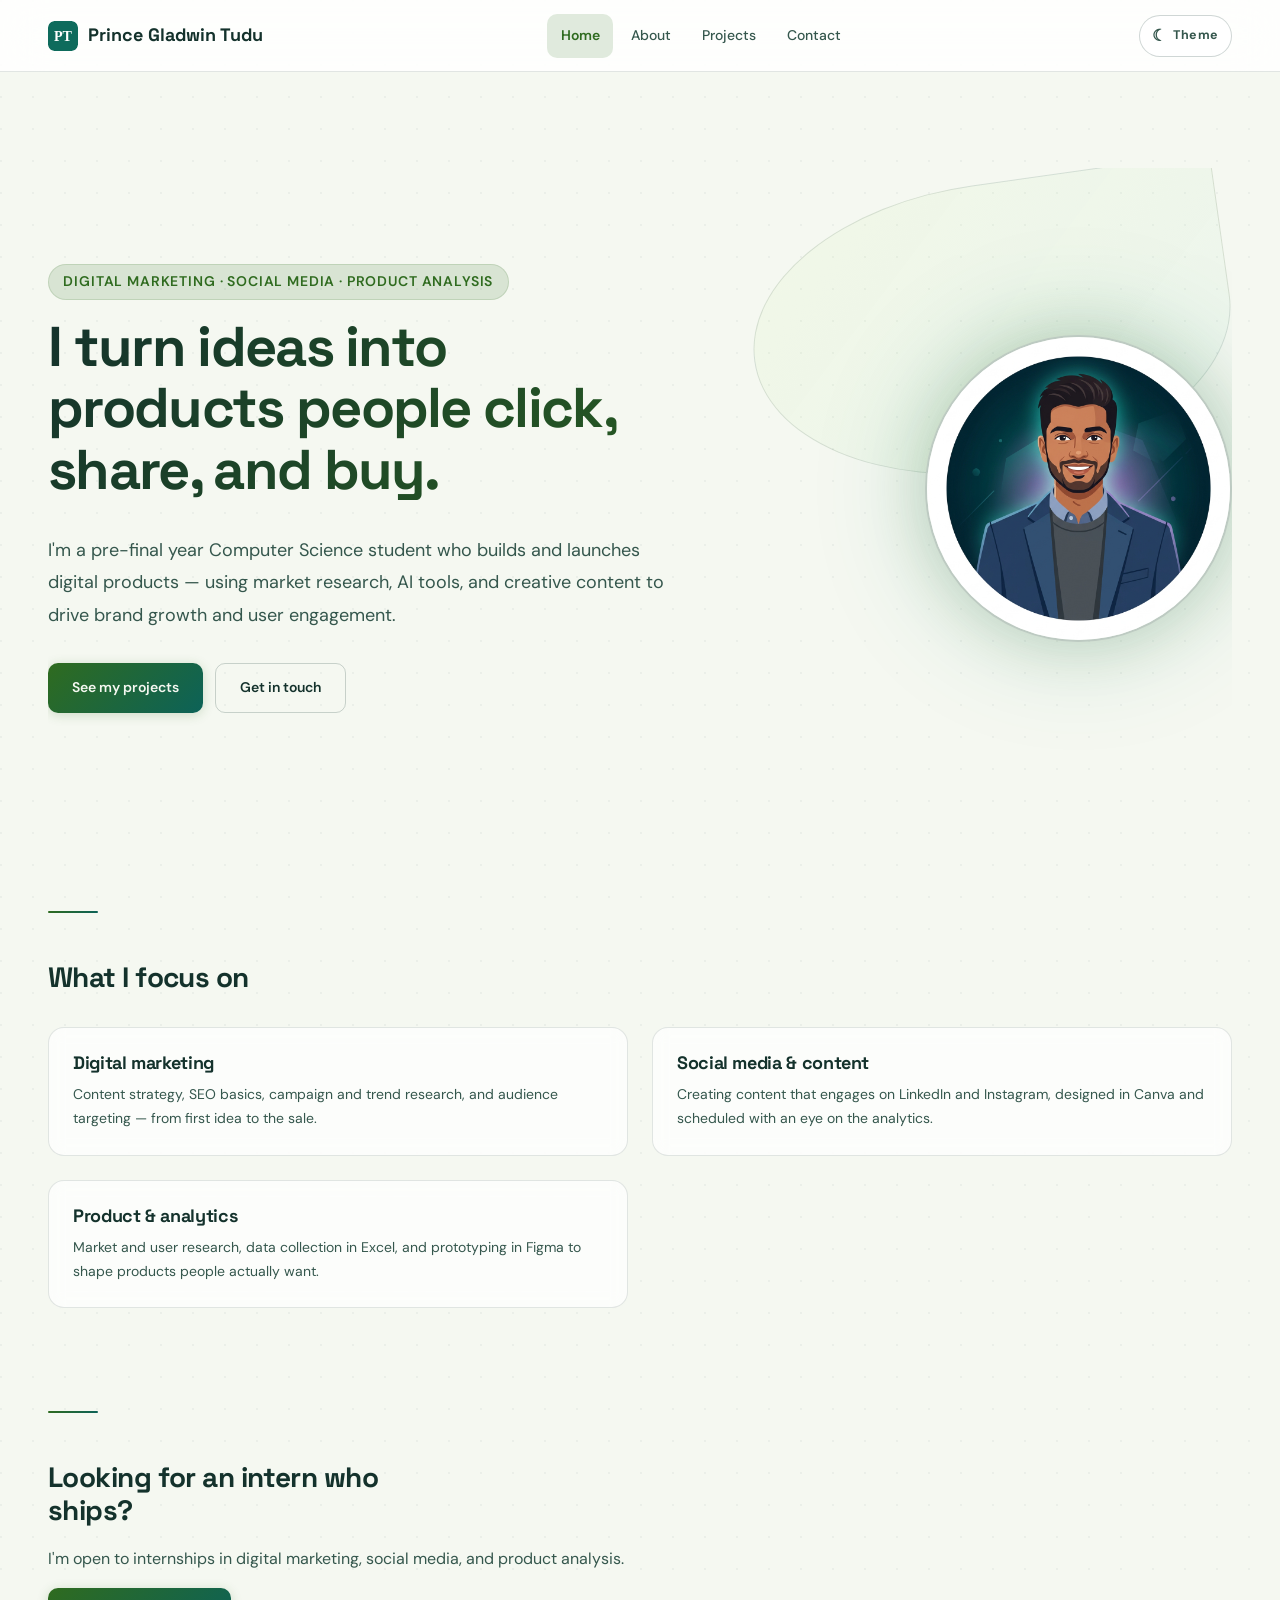
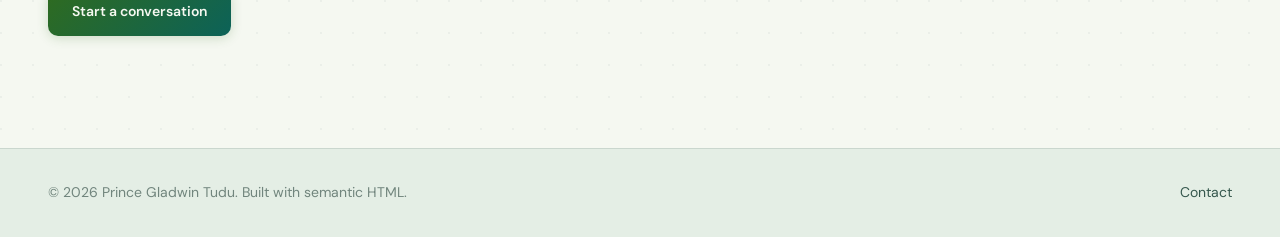
<file: index.html>
<!DOCTYPE html>
<!--
  ============================================================================
  HOME PAGE  (index.html)
  ============================================================================
  Read the <head> carefully — almost every Lighthouse SEO point is won or lost
  here. Comments marked  ✎ SEO  or  ✎ a11y  explain WHY each line exists.
  The `lang` attribute below tells assistive tech + search engines the page
  language. Missing it costs BOTH audits.  ✎ a11y ✎ SEO
-->
<html lang="en">
<head>
  <!-- Character encoding must be the first thing in <head>. -->
  <meta charset="UTF-8" />

  <!-- Responsive viewport. NOTE: we do NOT add user-scalable=no or
       maximum-scale=1 — disabling zoom fails the accessibility audit. ✎ a11y -->
  <meta name="viewport" content="width=device-width, initial-scale=1" />

  <!-- TITLE: unique per page, ~50-60 chars, most important words first. ✎ SEO -->
  <title>Prince Gladwin Tudu — Digital Marketing &amp; Product</title>

  <!-- META DESCRIPTION: ~150 chars, unique per page. Shows in search results. ✎ SEO -->
  <meta name="description"
        content="Portfolio of Prince Gladwin Tudu — a Computer Science student working in digital marketing, social media, and product analysis with AI tools." />

  <!-- Canonical URL prevents duplicate-content penalties. Swap in your domain. ✎ SEO -->
  <link rel="canonical" href="https://princetudu.example/index.html" />

  <!-- Open Graph — controls how the page looks when shared on social media. ✎ SEO -->
  <meta property="og:type" content="website" />
  <meta property="og:title" content="Prince Gladwin Tudu — Digital Marketing &amp; Product" />
  <meta property="og:description" content="Digital marketing, social media, and product work powered by AI tools. See projects and contact details." />
  <meta property="og:image" content="https://princetudu.example/assets/og-cover.svg" />
  <meta property="og:url" content="https://princetudu.example/index.html" />
  <meta name="twitter:card" content="summary_large_image" />

  <!-- Colour of the browser UI on mobile; harmless but a nice touch. -->
  <meta name="theme-color" content="#0a0a10" />

  <!-- Favicon (SVG scales to any size). -->
  <link rel="icon" href="assets/favicon.svg" type="image/svg+xml" />

  <!-- Display and body fonts keep the portfolio expressive and readable. -->
  <link rel="preconnect" href="https://fonts.googleapis.com" />
  <link rel="preconnect" href="https://fonts.gstatic.com" crossorigin />
  <link href="https://fonts.googleapis.com/css2?family=DM+Sans:wght@400;500;600;700&family=Space+Grotesk:wght@500;600;700&display=swap" rel="stylesheet" />

  <script>document.documentElement.dataset.theme = localStorage.getItem('portfolio-theme') || (window.matchMedia('(prefers-color-scheme: light)').matches ? 'light' : 'dark');</script>
  <link rel="stylesheet" href="css/styles.css?v=3" />
</head>

<body>
  <!-- SKIP LINK: first tab stop; lets keyboard/screen-reader users jump
       straight to <main>, past the repeated nav.  ✎ a11y -->
  <a class="skip-link" href="#main">Skip to main content</a>

  <!-- =========================================================================
       HEADER + PRIMARY NAV
       <header> is a landmark. <nav> is a landmark too; we give it an
       aria-label so screen-reader users hear "Primary navigation".  ✎ a11y
       ========================================================================= -->
  <header class="site-header">
    <div class="container">
      <a class="brand" href="index.html">
        <!-- Decorative logo: empty alt so screen readers skip it (the text
             "Prince Gladwin Tudu" beside it already names the link).  ✎ a11y -->
        <img src="assets/logo.svg" alt="" width="32" height="32" />
        Prince Gladwin Tudu
      </a>

      <!-- Hamburger toggle for mobile  ✎ a11y -->
      <button class="nav-toggle" aria-expanded="false" aria-controls="primary-menu" aria-label="Toggle navigation">
        <span class="nav-toggle__bar"></span>
        <span class="nav-toggle__bar"></span>
        <span class="nav-toggle__bar"></span>
      </button>

      <button class="theme-toggle" type="button" aria-label="Switch to light theme">
        <span class="theme-toggle__icon" aria-hidden="true">☼</span>
        <span class="theme-toggle__label">Theme</span>
      </button>

      <nav class="primary-nav" aria-label="Primary">
        <ul id="primary-menu">
          <!-- aria-current="page" tells assistive tech which link is the
               current page. Styled with more than colour alone.  ✎ a11y -->
          <li><a href="index.html" aria-current="page">Home</a></li>
          <li><a href="about.html">About</a></li>
          <li><a href="projects.html">Projects</a></li>
          <li><a href="contact.html">Contact</a></li>
        </ul>
      </nav>
    </div>
  </header>

  <!-- =========================================================================
       MAIN — exactly ONE per page, and it is the skip-link target.
       Every page must have exactly one <h1>.  ✎ a11y ✎ SEO
       ========================================================================= -->
  <main id="main" class="container">

    <!-- HERO ------------------------------------------------------------- -->
    <section class="hero" aria-labelledby="hero-title">
      <div class="hero__text" data-reveal>
        <p class="hero__eyebrow">Digital marketing · Social media · Product analysis</p>
        <h1 id="hero-title">I turn ideas into products people click, share, and buy.</h1>
        <p class="lead">
          I'm a pre-final year Computer Science student who builds and launches
          digital products — using market research, AI tools, and creative
          content to drive brand growth and user engagement.
        </p>
        <div class="hero__actions">
          <!-- Link text describes the destination (never "click here"). ✎ SEO ✎ a11y -->
          <a class="button" href="projects.html">See my projects</a>
          <a class="button button--ghost" href="contact.html">Get in touch</a>
        </div>
      </div>

      <!-- Meaningful image gets descriptive alt text.  ✎ a11y -->
      <figure class="hero__figure" data-reveal>
        <img src="assets/avatar.jpg"
             alt="Illustrated portrait of Prince Gladwin Tudu"
             width="240" height="240" />
      </figure>
    </section>

    <!-- WHAT I DO -------------------------------------------------------- -->
    <section class="section" aria-labelledby="focus-title" data-reveal>
      <h2 id="focus-title">What I focus on</h2>
      <ul class="grid">
        <li class="card" data-reveal data-reveal-delay="1">
          <div class="card__body">
            <h3>Digital marketing</h3>
            <p>Content strategy, SEO basics, campaign and trend research, and audience targeting — from first idea to the sale.</p>
          </div>
        </li>
        <li class="card" data-reveal data-reveal-delay="2">
          <div class="card__body">
            <h3>Social media &amp; content</h3>
            <p>Creating content that engages on LinkedIn and Instagram, designed in Canva and scheduled with an eye on the analytics.</p>
          </div>
        </li>
        <li class="card" data-reveal data-reveal-delay="3">
          <div class="card__body">
            <h3>Product &amp; analytics</h3>
            <p>Market and user research, data collection in Excel, and prototyping in Figma to shape products people actually want.</p>
          </div>
        </li>
      </ul>
    </section>

    <!-- CALL TO ACTION --------------------------------------------------- -->
    <section class="section" aria-labelledby="cta-title" data-reveal>
      <h2 id="cta-title">Looking for an intern who ships?</h2>
      <p>I'm open to internships in digital marketing, social media, and product analysis.</p>
      <p><a class="button" href="contact.html">Start a conversation</a></p>
    </section>

  </main>

  <!-- =========================================================================
       FOOTER — landmark for supplementary info + secondary nav.
       ========================================================================= -->
  <footer class="site-footer">
    <div class="container">
      <p>&copy; 2026 Prince Gladwin Tudu. Built with semantic HTML.</p>
      <nav aria-label="Footer">
        <a href="contact.html">Contact</a>
      </nav>
    </div>
  </footer>

  <script src="js/main.js" defer></script>
</body>
</html>
</file>
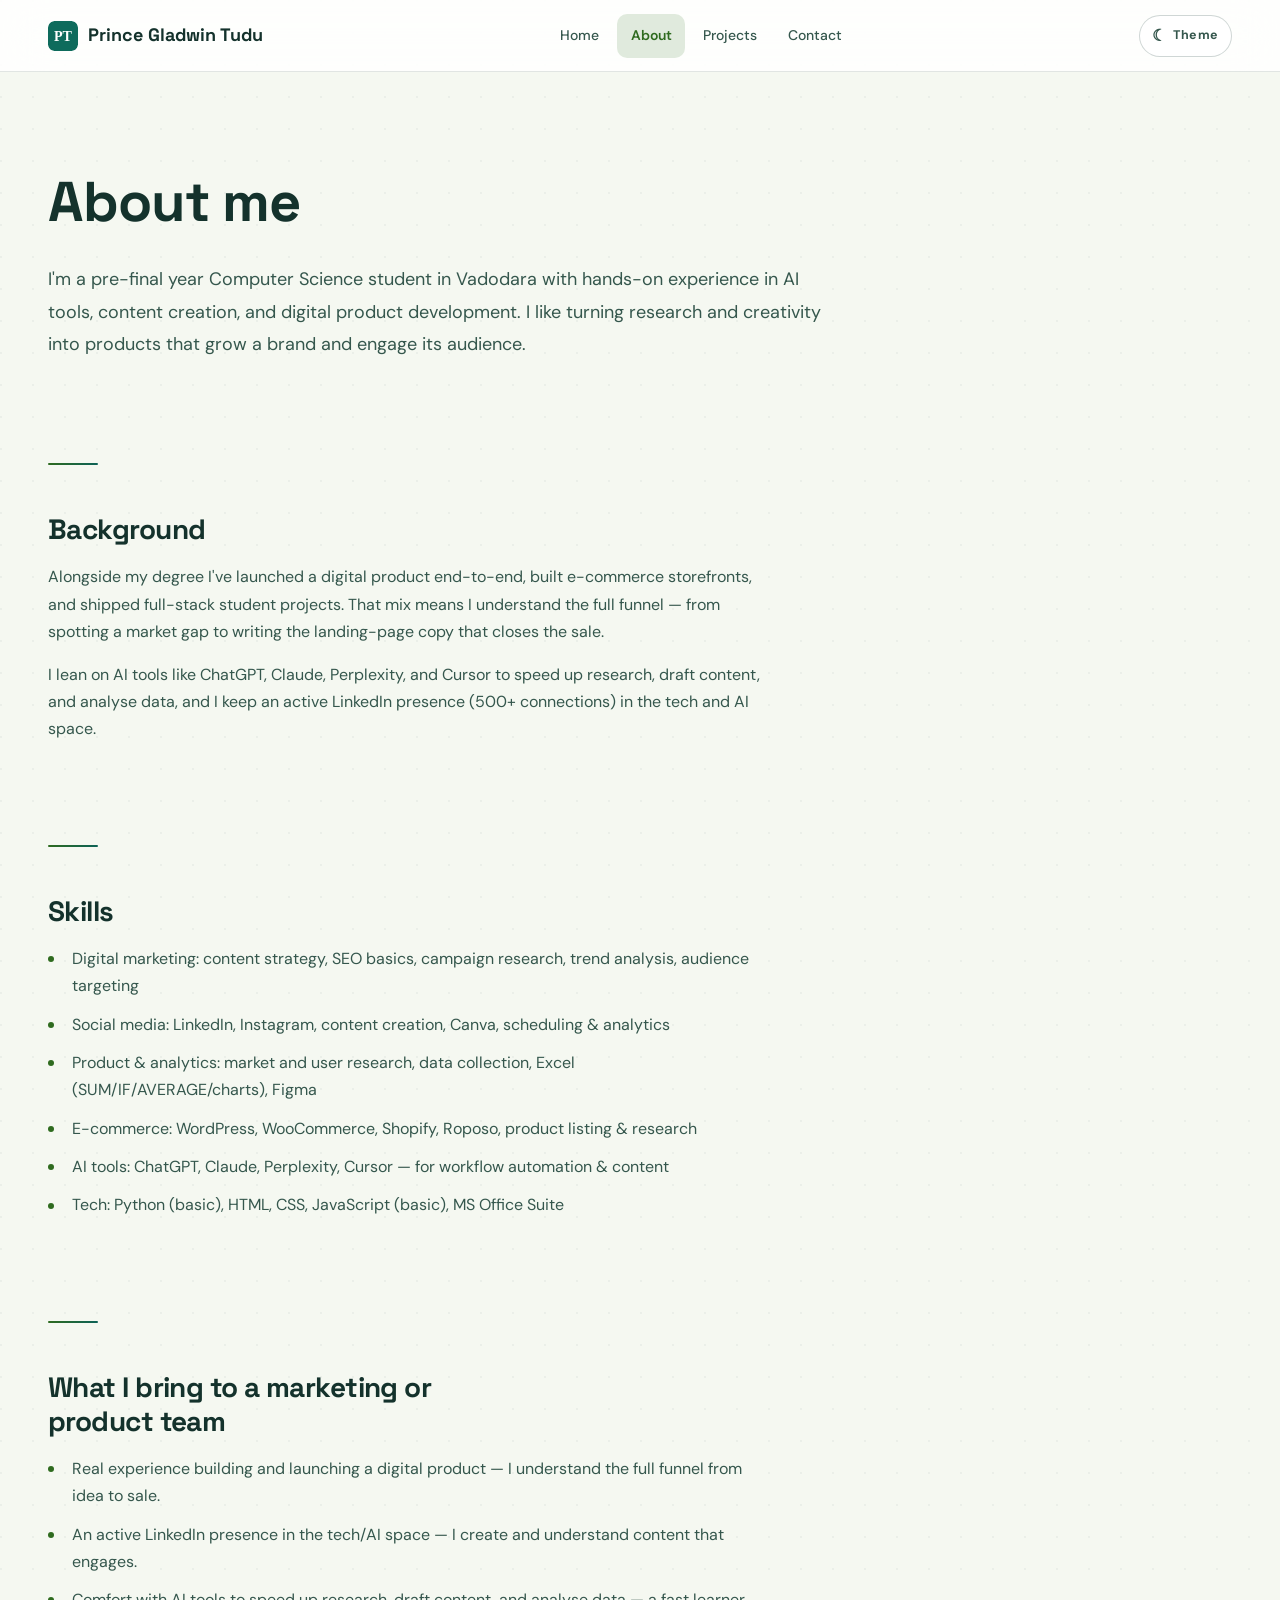
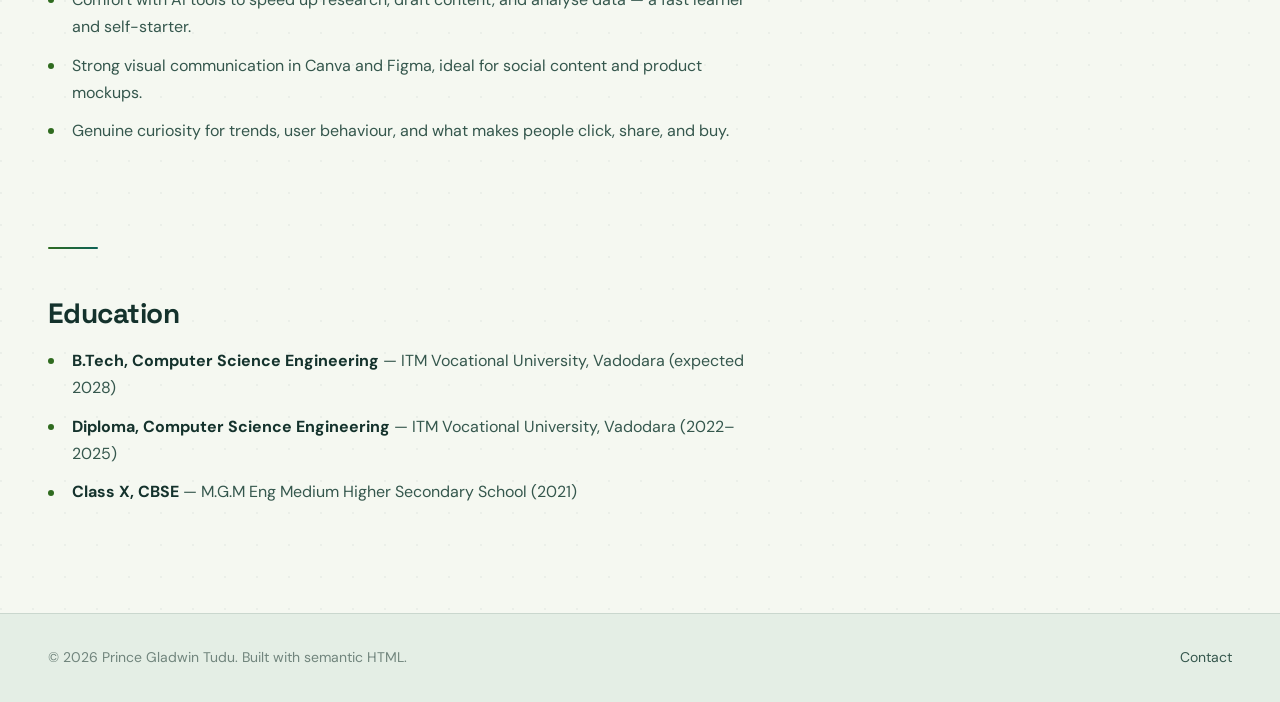
<file: about.html>
<!DOCTYPE html>
<!--
  ============================================================================
  ABOUT PAGE  (about.html)
  ============================================================================
  Notice: unique <title> and <meta description>, and the nav's
  aria-current="page" moves to the "About" link. Everything else follows the
  same landmark pattern as index.html.
-->
<html lang="en">
<head>
  <meta charset="UTF-8" />
  <meta name="viewport" content="width=device-width, initial-scale=1" />

  <title>About Prince Gladwin Tudu — Skills &amp; Education</title>
  <meta name="description"
        content="About Prince Gladwin Tudu: a Computer Science student focused on digital marketing, social media, and product analysis. See skills, tools, and education." />
  <link rel="canonical" href="https://princetudu.example/about.html" />

  <meta property="og:type" content="profile" />
  <meta property="og:title" content="About Prince Gladwin Tudu" />
  <meta property="og:description" content="Skills, tools, and education of a digital-marketing and product-focused CS student." />
  <meta property="og:image" content="https://princetudu.example/assets/og-cover.svg" />
  <meta property="og:url" content="https://princetudu.example/about.html" />
  <meta name="twitter:card" content="summary_large_image" />

  <meta name="theme-color" content="#0a0a10" />
  <link rel="icon" href="assets/favicon.svg" type="image/svg+xml" />

  <!-- Google Fonts -->
  <link rel="preconnect" href="https://fonts.googleapis.com" />
  <link rel="preconnect" href="https://fonts.gstatic.com" crossorigin />
  <link href="https://fonts.googleapis.com/css2?family=DM+Sans:wght@400;500;600;700&family=Space+Grotesk:wght@500;600;700&display=swap" rel="stylesheet" />

  <script>document.documentElement.dataset.theme = localStorage.getItem('portfolio-theme') || (window.matchMedia('(prefers-color-scheme: light)').matches ? 'light' : 'dark');</script>
  <link rel="stylesheet" href="css/styles.css?v=3" />
</head>

<body>
  <a class="skip-link" href="#main">Skip to main content</a>

  <header class="site-header">
    <div class="container">
      <a class="brand" href="index.html">
        <img src="assets/logo.svg" alt="" width="32" height="32" />
        Prince Gladwin Tudu
      </a>

      <button class="nav-toggle" aria-expanded="false" aria-controls="primary-menu" aria-label="Toggle navigation">
        <span class="nav-toggle__bar"></span>
        <span class="nav-toggle__bar"></span>
        <span class="nav-toggle__bar"></span>
      </button>

      <button class="theme-toggle" type="button" aria-label="Switch to light theme">
        <span class="theme-toggle__icon" aria-hidden="true">☼</span>
        <span class="theme-toggle__label">Theme</span>
      </button>

      <nav class="primary-nav" aria-label="Primary">
        <ul id="primary-menu">
          <li><a href="index.html">Home</a></li>
          <li><a href="about.html" aria-current="page">About</a></li>
          <li><a href="projects.html">Projects</a></li>
          <li><a href="contact.html">Contact</a></li>
        </ul>
      </nav>
    </div>
  </header>

  <main id="main" class="container">
    <div data-reveal>
      <h1>About me</h1>
      <p class="lead">
        I'm a pre-final year Computer Science student in Vadodara with hands-on
        experience in AI tools, content creation, and digital product
        development. I like turning research and creativity into products that
        grow a brand and engage its audience.
      </p>
    </div>

    <!-- BIOGRAPHY -------------------------------------------------------- -->
    <section class="section prose" aria-labelledby="bio-title" data-reveal>
      <h2 id="bio-title">Background</h2>
      <p>
        Alongside my degree I've launched a digital product end-to-end, built
        e-commerce storefronts, and shipped full-stack student projects. That
        mix means I understand the full funnel — from spotting a market gap to
        writing the landing-page copy that closes the sale.
      </p>
      <p>
        I lean on AI tools like ChatGPT, Claude, Perplexity, and Cursor to speed
        up research, draft content, and analyse data, and I keep an active
        LinkedIn presence (500+ connections) in the tech and AI space.
      </p>
    </section>

    <!-- SKILLS: a real list, marked up as a list.  ✎ a11y -->
    <section class="section prose" aria-labelledby="skills-title" data-reveal>
      <h2 id="skills-title">Skills</h2>
      <ul>
        <li>Digital marketing: content strategy, SEO basics, campaign research, trend analysis, audience targeting</li>
        <li>Social media: LinkedIn, Instagram, content creation, Canva, scheduling &amp; analytics</li>
        <li>Product &amp; analytics: market and user research, data collection, Excel (SUM/IF/AVERAGE/charts), Figma</li>
        <li>E-commerce: WordPress, WooCommerce, Shopify, Roposo, product listing &amp; research</li>
        <li>AI tools: ChatGPT, Claude, Perplexity, Cursor — for workflow automation &amp; content</li>
        <li>Tech: Python (basic), HTML, CSS, JavaScript (basic), MS Office Suite</li>
      </ul>
    </section>

    <!-- WHAT I BRING ----------------------------------------------------- -->
    <section class="section prose" aria-labelledby="bring-title" data-reveal>
      <h2 id="bring-title">What I bring to a marketing or product team</h2>
      <ul>
        <li>Real experience building and launching a digital product — I understand the full funnel from idea to sale.</li>
        <li>An active LinkedIn presence in the tech/AI space — I create and understand content that engages.</li>
        <li>Comfort with AI tools to speed up research, draft content, and analyse data — a fast learner and self-starter.</li>
        <li>Strong visual communication in Canva and Figma, ideal for social content and product mockups.</li>
        <li>Genuine curiosity for trends, user behaviour, and what makes people click, share, and buy.</li>
      </ul>
    </section>

    <!-- EDUCATION -------------------------------------------------------- -->
    <section class="section prose" aria-labelledby="edu-title" data-reveal>
      <h2 id="edu-title">Education</h2>
      <ul>
        <li><strong>B.Tech, Computer Science Engineering</strong> — ITM Vocational University, Vadodara (expected 2028)</li>
        <li><strong>Diploma, Computer Science Engineering</strong> — ITM Vocational University, Vadodara (2022–2025)</li>
        <li><strong>Class X, CBSE</strong> — M.G.M Eng Medium Higher Secondary School (2021)</li>
      </ul>
    </section>
  </main>

  <footer class="site-footer">
    <div class="container">
      <p>&copy; 2026 Prince Gladwin Tudu. Built with semantic HTML.</p>
      <nav aria-label="Footer">
        <a href="contact.html">Contact</a>
      </nav>
    </div>
  </footer>

  <script src="js/main.js" defer></script>
</body>
</html>
</file>
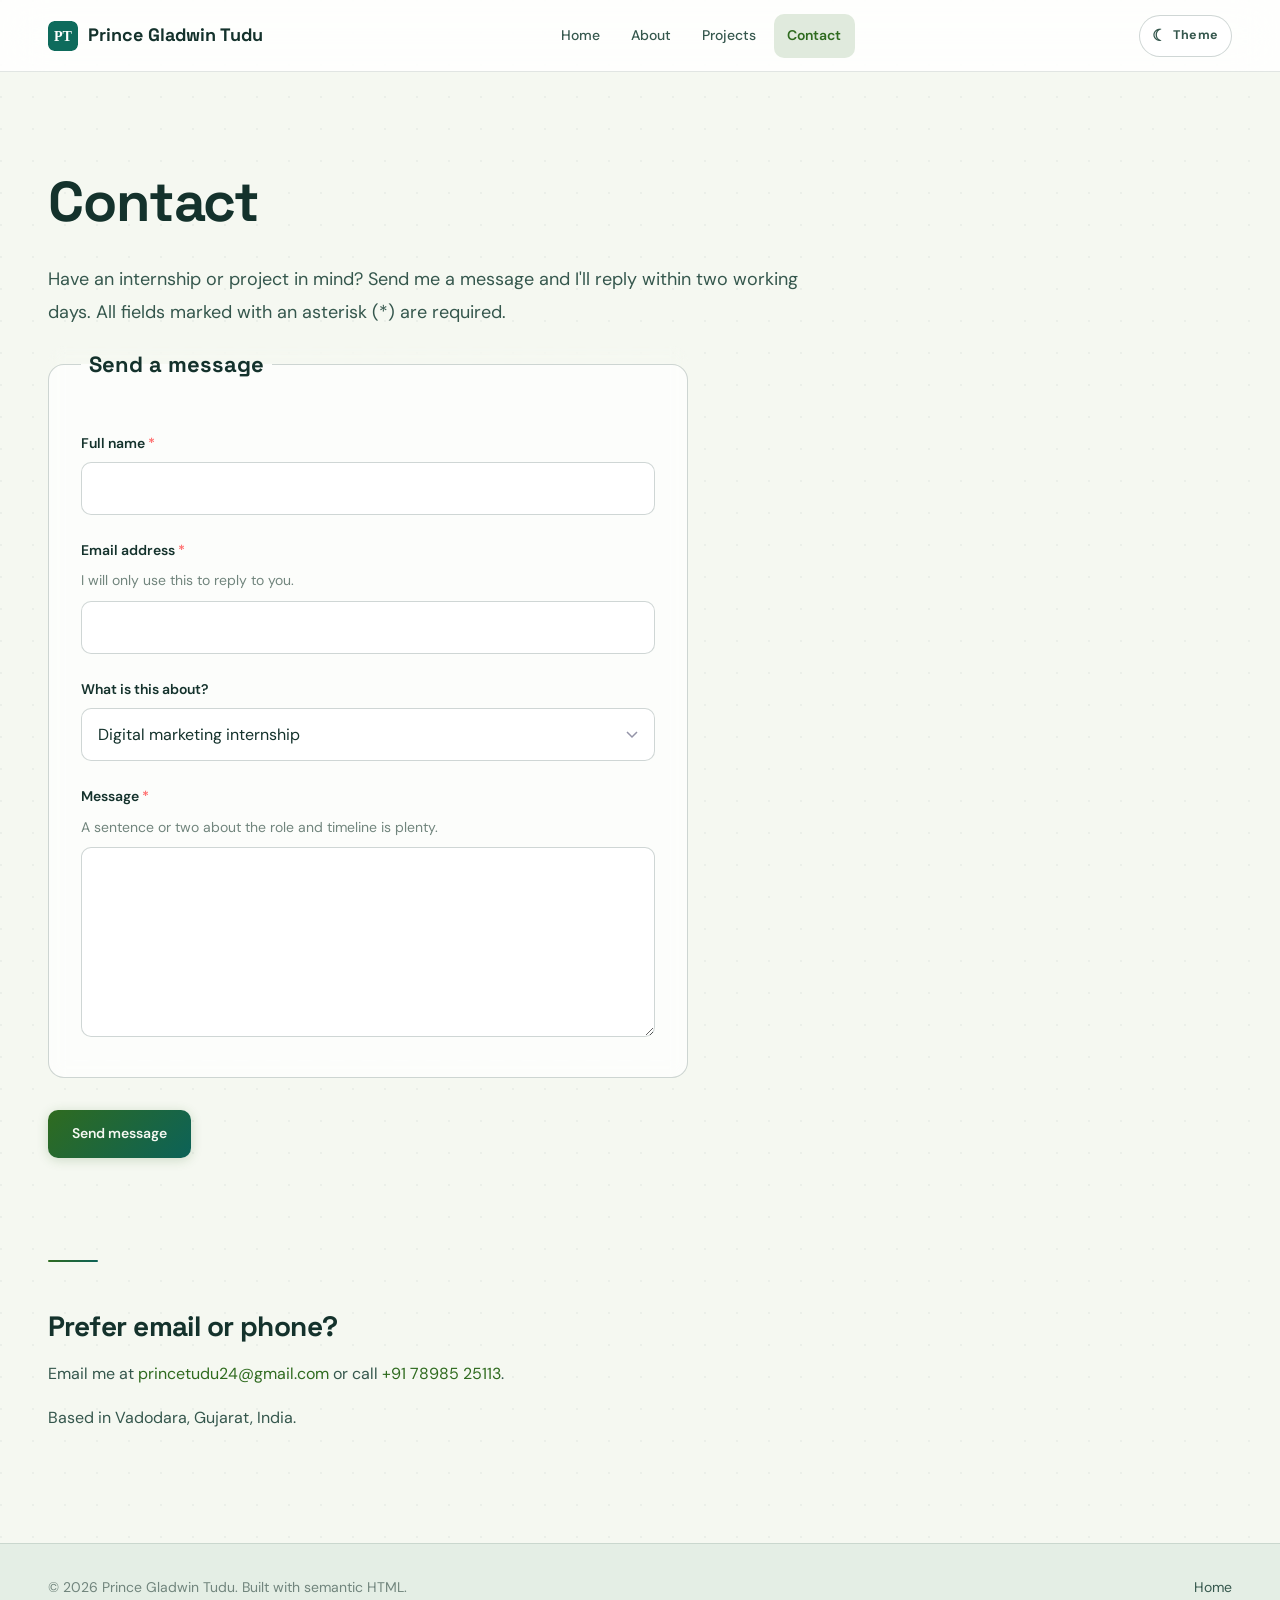
<file: contact.html>
<!DOCTYPE html>
<!--
  ============================================================================
  CONTACT PAGE  (contact.html)
  ============================================================================
  The accessible-form checklist this page demonstrates:
   1. Every field has a <label for="..."> whose value matches the input id.
   2. Related fields are grouped in <fieldset> with a <legend>.
   3. Required fields use the native `required` attribute (built-in, announced
      validation — no JavaScript needed for a working skeleton).
   4. Extra guidance is linked to a field with aria-describedby (so a screen
      reader reads the hint after the label).
   5. autocomplete attributes let browsers fill known values.  ✎ a11y
   6. Tab order = source order, so tabbing moves top-to-bottom naturally.
   7. The submit control is a real <button type="submit"> with clear text.
-->
<html lang="en">
<head>
  <meta charset="UTF-8" />
  <meta name="viewport" content="width=device-width, initial-scale=1" />

  <title>Contact Prince Gladwin Tudu</title>
  <meta name="description"
        content="Get in touch with Prince Gladwin Tudu about digital marketing, social media, or product internships using the contact form, email, or phone." />
  <link rel="canonical" href="https://princetudu.example/contact.html" />

  <meta property="og:type" content="website" />
  <meta property="og:title" content="Contact Prince Gladwin Tudu" />
  <meta property="og:description" content="Reach out about digital marketing, social media, or product internships." />
  <meta property="og:image" content="https://princetudu.example/assets/og-cover.svg" />
  <meta property="og:url" content="https://princetudu.example/contact.html" />
  <meta name="twitter:card" content="summary_large_image" />

  <meta name="theme-color" content="#0a0a10" />
  <link rel="icon" href="assets/favicon.svg" type="image/svg+xml" />

  <!-- Google Fonts -->
  <link rel="preconnect" href="https://fonts.googleapis.com" />
  <link rel="preconnect" href="https://fonts.gstatic.com" crossorigin />
  <link href="https://fonts.googleapis.com/css2?family=DM+Sans:wght@400;500;600;700&family=Space+Grotesk:wght@500;600;700&display=swap" rel="stylesheet" />

  <script>document.documentElement.dataset.theme = localStorage.getItem('portfolio-theme') || (window.matchMedia('(prefers-color-scheme: light)').matches ? 'light' : 'dark');</script>
  <link rel="stylesheet" href="css/styles.css?v=3" />
</head>

<body>
  <a class="skip-link" href="#main">Skip to main content</a>

  <header class="site-header">
    <div class="container">
      <a class="brand" href="index.html">
        <img src="assets/logo.svg" alt="" width="32" height="32" />
        Prince Gladwin Tudu
      </a>

      <button class="nav-toggle" aria-expanded="false" aria-controls="primary-menu" aria-label="Toggle navigation">
        <span class="nav-toggle__bar"></span>
        <span class="nav-toggle__bar"></span>
        <span class="nav-toggle__bar"></span>
      </button>

      <button class="theme-toggle" type="button" aria-label="Switch to light theme">
        <span class="theme-toggle__icon" aria-hidden="true">☼</span>
        <span class="theme-toggle__label">Theme</span>
      </button>

      <nav class="primary-nav" aria-label="Primary">
        <ul id="primary-menu">
          <li><a href="index.html">Home</a></li>
          <li><a href="about.html">About</a></li>
          <li><a href="projects.html">Projects</a></li>
          <li><a href="contact.html" aria-current="page">Contact</a></li>
        </ul>
      </nav>
    </div>
  </header>

  <main id="main" class="container">
    <div data-reveal>
      <h1>Contact</h1>
      <p class="lead">
        Have an internship or project in mind? Send me a message and I'll reply
        within two working days. All fields marked with an asterisk
        (<span aria-hidden="true">*</span>) are required.
      </p>
    </div>

    <!-- ===================================================================
         THE FORM
         - aria-labelledby ties the whole form to the visible <legend>.
         - action="#" is a placeholder: wire it to your real endpoint
           (Formspree, Netlify Forms, your own server, etc.).
         - novalidate is intentionally OMITTED so the browser's built-in,
           accessible validation runs on submit.
         =================================================================== -->
    <form class="form" action="#" method="post" aria-labelledby="form-legend" data-reveal>
      <fieldset>
        <legend id="form-legend">Send a message</legend>

        <!-- NAME ------------------------------------------------------- -->
        <div class="field">
          <label for="name">
            Full name <span class="req" aria-hidden="true">*</span>
          </label>
          <input
            type="text"
            id="name"
            name="name"
            autocomplete="name"
            required
          />
        </div>

        <!-- EMAIL ------------------------------------------------------ -->
        <div class="field">
          <label for="email">
            Email address <span class="req" aria-hidden="true">*</span>
          </label>
          <!-- type="email" gives keyboard hints on mobile + format validation.
               aria-describedby links the hint text below.  ✎ a11y -->
          <span class="hint" id="email-hint">I will only use this to reply to you.</span>
          <input
            type="email"
            id="email"
            name="email"
            autocomplete="email"
            aria-describedby="email-hint"
            required
          />
        </div>

        <!-- SUBJECT (select) ------------------------------------------- -->
        <div class="field">
          <label for="subject">What is this about?</label>
          <select id="subject" name="subject">
            <option value="digital-marketing">Digital marketing internship</option>
            <option value="social-media">Social media internship</option>
            <option value="product">Product analyst internship</option>
            <option value="other">Something else</option>
          </select>
        </div>

        <!-- MESSAGE (textarea) ----------------------------------------- -->
        <div class="field">
          <label for="message">
            Message <span class="req" aria-hidden="true">*</span>
          </label>
          <span class="hint" id="message-hint">A sentence or two about the role and timeline is plenty.</span>
          <textarea
            id="message"
            name="message"
            rows="6"
            aria-describedby="message-hint"
            required
          ></textarea>
        </div>

        <!--
          ERROR PATTERN (for when you add JavaScript validation later):
          On an invalid field, set aria-invalid="true" on the input and show a
          message whose id is added to the input's aria-describedby, e.g.

            <input ... aria-invalid="true" aria-describedby="email-hint email-error" />
            <span class="error" id="email-error">Enter a valid email address.</span>

          Put a summary in an element with role="alert" (or aria-live="polite")
          so screen readers announce it. The native `required`/`type` validation
          already works without any of this — that is your accessible baseline.
        -->
      </fieldset>

      <div class="form__actions">
        <button class="button" type="submit">Send message</button>
      </div>
    </form>

    <!-- DIRECT CONTACT — real, descriptive links.  ✎ a11y ✎ SEO -->
    <section class="section prose" aria-labelledby="direct-title" data-reveal>
      <h2 id="direct-title">Prefer email or phone?</h2>
      <p>
        Email me at
        <a href="mailto:princetudu24@gmail.com">princetudu24@gmail.com</a>
        or call
        <a href="tel:+917898525113">+91 78985 25113</a>.
      </p>
      <p>Based in Vadodara, Gujarat, India.</p>
    </section>
  </main>

  <footer class="site-footer">
    <div class="container">
      <p>&copy; 2026 Prince Gladwin Tudu. Built with semantic HTML.</p>
      <nav aria-label="Footer">
        <a href="index.html">Home</a>
      </nav>
    </div>
  </footer>

  <script src="js/main.js" defer></script>
</body>
</html>
</file>
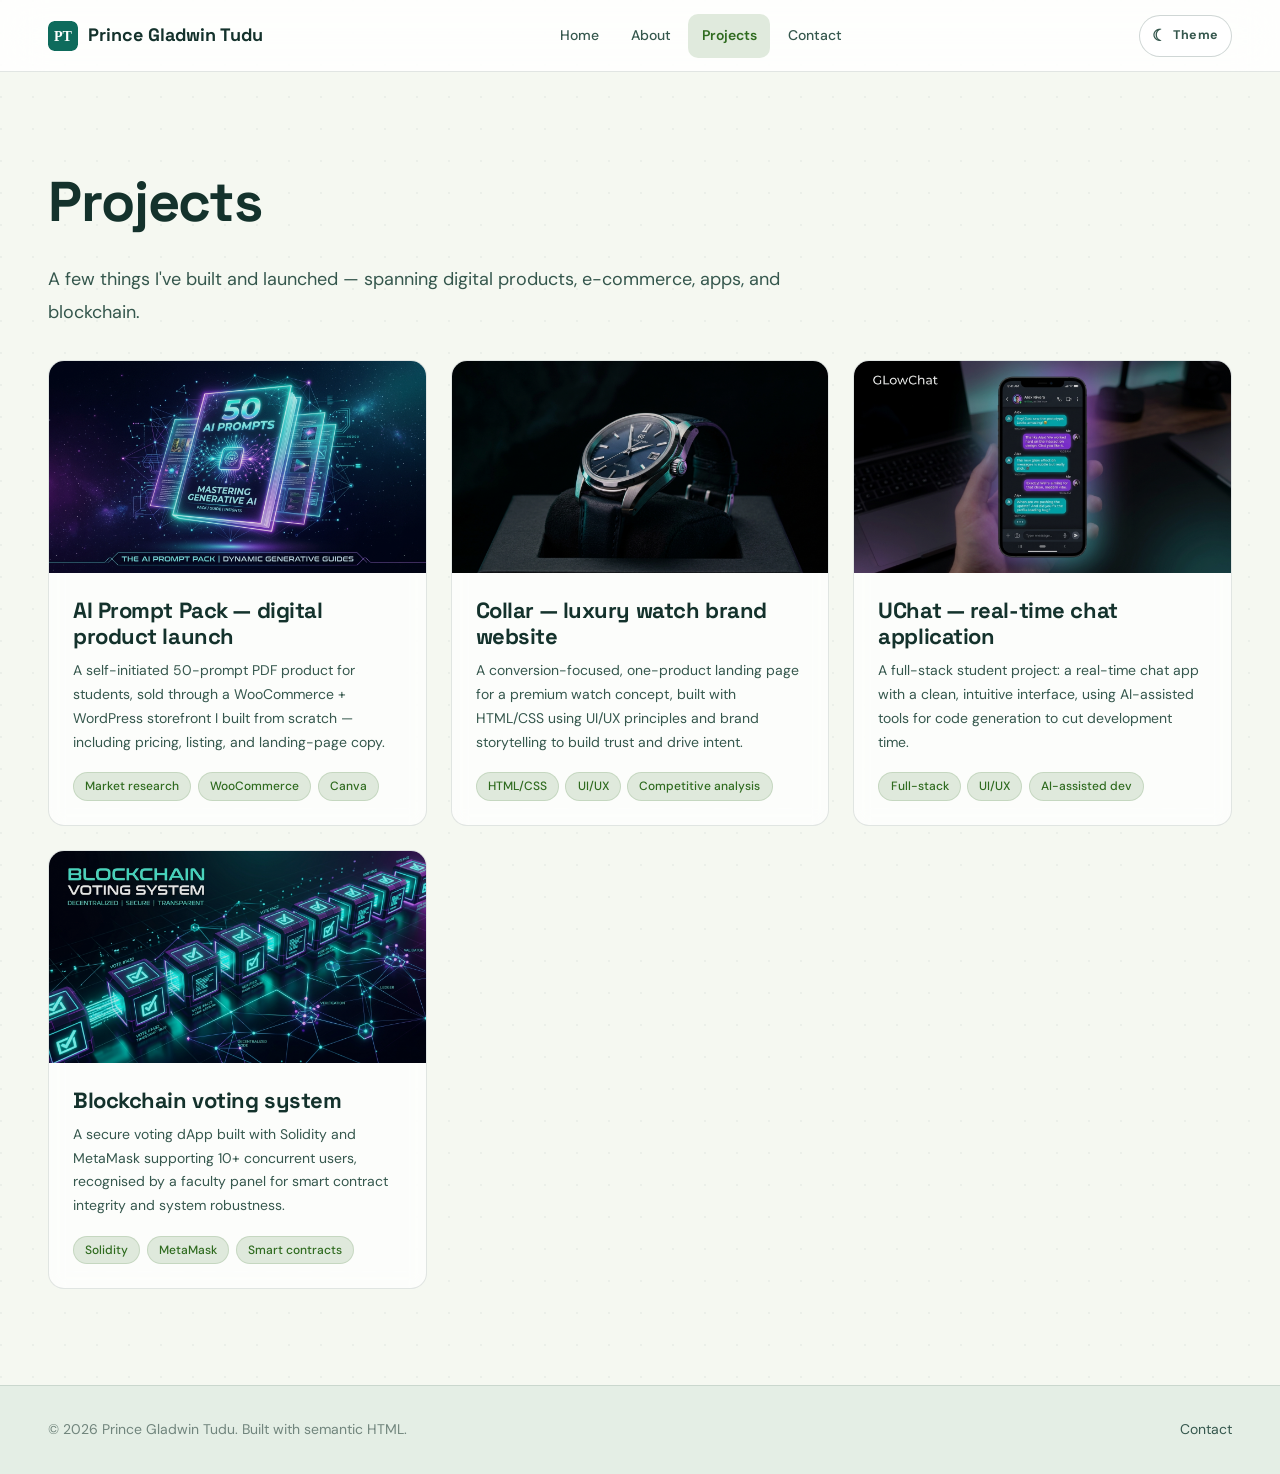
<file: projects.html>
<!DOCTYPE html>
<!--
  ============================================================================
  PROJECTS PAGE  (projects.html)
  ============================================================================
  Teaching points on this page:
   - Each project is an <article>: a self-contained, independently
     distributable piece of content. That is exactly what <article> is for.
   - <figure> groups each preview image with its project.
   - Each project's link name is unique and descriptive, e.g.
     "View the UChat case study" (not three identical "Read more" links,
     which screen-reader users cannot tell apart).  ✎ a11y ✎ SEO
-->
<html lang="en">
<head>
  <meta charset="UTF-8" />
  <meta name="viewport" content="width=device-width, initial-scale=1" />

  <title>Projects — Prince Gladwin Tudu</title>
  <meta name="description"
        content="Selected projects by Prince Gladwin Tudu: an AI Prompt Pack digital product, the Collar watch brand site, the UChat app, and a blockchain voting system." />
  <link rel="canonical" href="https://princetudu.example/projects.html" />

  <meta property="og:type" content="website" />
  <meta property="og:title" content="Projects — Prince Gladwin Tudu" />
  <meta property="og:description" content="Digital product, e-commerce, app, and blockchain projects." />
  <meta property="og:image" content="https://princetudu.example/assets/og-cover.svg" />
  <meta property="og:url" content="https://princetudu.example/projects.html" />
  <meta name="twitter:card" content="summary_large_image" />

  <meta name="theme-color" content="#0a0a10" />
  <link rel="icon" href="assets/favicon.svg" type="image/svg+xml" />

  <!-- Google Fonts -->
  <link rel="preconnect" href="https://fonts.googleapis.com" />
  <link rel="preconnect" href="https://fonts.gstatic.com" crossorigin />
  <link href="https://fonts.googleapis.com/css2?family=DM+Sans:wght@400;500;600;700&family=Space+Grotesk:wght@500;600;700&display=swap" rel="stylesheet" />

  <script>document.documentElement.dataset.theme = localStorage.getItem('portfolio-theme') || (window.matchMedia('(prefers-color-scheme: light)').matches ? 'light' : 'dark');</script>
  <link rel="stylesheet" href="css/styles.css?v=3" />
</head>

<body>
  <a class="skip-link" href="#main">Skip to main content</a>

  <header class="site-header">
    <div class="container">
      <a class="brand" href="index.html">
        <img src="assets/logo.svg" alt="" width="32" height="32" />
        Prince Gladwin Tudu
      </a>

      <button class="nav-toggle" aria-expanded="false" aria-controls="primary-menu" aria-label="Toggle navigation">
        <span class="nav-toggle__bar"></span>
        <span class="nav-toggle__bar"></span>
        <span class="nav-toggle__bar"></span>
      </button>

      <button class="theme-toggle" type="button" aria-label="Switch to light theme">
        <span class="theme-toggle__icon" aria-hidden="true">☼</span>
        <span class="theme-toggle__label">Theme</span>
      </button>

      <nav class="primary-nav" aria-label="Primary">
        <ul id="primary-menu">
          <li><a href="index.html">Home</a></li>
          <li><a href="about.html">About</a></li>
          <li><a href="projects.html" aria-current="page">Projects</a></li>
          <li><a href="contact.html">Contact</a></li>
        </ul>
      </nav>
    </div>
  </header>

  <main id="main" class="container">
    <div data-reveal>
      <h1>Projects</h1>
      <p class="lead">
        A few things I've built and launched — spanning digital products,
        e-commerce, apps, and blockchain.
      </p>
    </div>

    <!-- The list of projects. Using <ul> tells assistive tech how many
         projects there are ("list, 4 items").  ✎ a11y -->
    <ul class="grid grid--projects">

      <!-- PROJECT 1 — AI Prompt Pack -->
      <li data-reveal data-reveal-delay="1">
        <article class="card" aria-labelledby="proj-promptpack">
          <figure>
            <img src="assets/project-promptpack.jpg"
                 alt="AI Prompt Pack storefront with a product card and a buy button"
                 width="480" height="270" />
          </figure>
          <div class="card__body">
            <!-- Each project title is an <h2>, directly under the page's single
                 <h1> — a valid, gap-free heading order (h1 → h2).  ✎ a11y -->
            <h2 id="proj-promptpack">AI Prompt Pack — digital product launch</h2>
            <p>A self-initiated 50-prompt PDF product for students, sold through
               a WooCommerce + WordPress storefront I built from scratch —
               including pricing, listing, and landing-page copy.</p>
            <ul class="card__tags" aria-label="Skills used">
              <li>Market research</li>
              <li>WooCommerce</li>
              <li>Canva</li>
            </ul>
          </div>
        </article>
      </li>

      <!-- PROJECT 2 — Collar -->
      <li data-reveal data-reveal-delay="2">
        <article class="card" aria-labelledby="proj-collar">
          <figure>
            <img src="assets/project-collar.jpg"
                 alt="Collar landing page featuring a luxury watch on a dark background"
                 width="480" height="270" />
          </figure>
          <div class="card__body">
            <h2 id="proj-collar">Collar — luxury watch brand website</h2>
            <p>A conversion-focused, one-product landing page for a premium watch
               concept, built with HTML/CSS using UI/UX principles and brand
               storytelling to build trust and drive intent.</p>
            <ul class="card__tags" aria-label="Skills used">
              <li>HTML/CSS</li>
              <li>UI/UX</li>
              <li>Competitive analysis</li>
            </ul>
          </div>
        </article>
      </li>

      <!-- PROJECT 3 — UChat -->
      <li data-reveal data-reveal-delay="3">
        <article class="card" aria-labelledby="proj-uchat">
          <figure>
            <img src="assets/project-uchat.jpg"
                 alt="UChat chat screen with incoming and outgoing message bubbles"
                 width="480" height="270" />
          </figure>
          <div class="card__body">
            <h2 id="proj-uchat">UChat — real-time chat application</h2>
            <p>A full-stack student project: a real-time chat app with a clean,
               intuitive interface, using AI-assisted tools for code generation
               to cut development time.</p>
            <ul class="card__tags" aria-label="Skills used">
              <li>Full-stack</li>
              <li>UI/UX</li>
              <li>AI-assisted dev</li>
            </ul>
          </div>
        </article>
      </li>

      <!-- PROJECT 4 — Blockchain Voting -->
      <li data-reveal data-reveal-delay="4">
        <article class="card" aria-labelledby="proj-voting">
          <figure>
            <img src="assets/project-voting.jpg"
                 alt="Blockchain voting app showing linked blocks and a confirmed ballot"
                 width="480" height="270" />
          </figure>
          <div class="card__body">
            <h2 id="proj-voting">Blockchain voting system</h2>
            <p>A secure voting dApp built with Solidity and MetaMask supporting
               10+ concurrent users, recognised by a faculty panel for smart
               contract integrity and system robustness.</p>
            <ul class="card__tags" aria-label="Skills used">
              <li>Solidity</li>
              <li>MetaMask</li>
              <li>Smart contracts</li>
            </ul>
          </div>
        </article>
      </li>

    </ul>
  </main>

  <footer class="site-footer">
    <div class="container">
      <p>&copy; 2026 Prince Gladwin Tudu. Built with semantic HTML.</p>
      <nav aria-label="Footer">
        <a href="contact.html">Contact</a>
      </nav>
    </div>
  </footer>

  <script src="js/main.js" defer></script>
</body>
</html>
</file>
<file: css/styles.css>
/* ==========================================================================
   Portfolio Stylesheet — Premium Dark Theme
   --------------------------------------------------------------------------
   Transformed from a plain wireframe into a polished, premium portfolio.
   All original accessibility features (skip link, focus-visible, contrast,
   reduced-motion) are preserved and enhanced.

   Design inspiration: Linear.app, Vercel.com, Raycast.com
   Palette: Deep dark backgrounds + teal/purple gradient accents
   ========================================================================== */

/* ============================================================================
   1. DESIGN TOKENS
   ============================================================================ */
:root {
  /* Backgrounds */
  color-scheme: dark;
  --bg-deep:        #07100f;
  --bg-primary:     #0b1716;
  --bg-elevated:    #102220;
  --bg-surface:     #17302d;
  --bg-card:        rgba(255, 255, 255, 0.03);
  --bg-card-hover:  rgba(255, 255, 255, 0.06);
  --nav-bg:         rgba(7, 16, 15, 0.82);
  --nav-bg-scrolled:rgba(7, 16, 15, 0.96);
  --nav-overlay:    rgba(7, 16, 15, 0.98);
  --pattern:        rgba(255, 255, 255, 0.025);
  --surface-hover:  rgba(255, 255, 255, 0.05);

  /* Borders */
  --border-subtle:  rgba(255, 255, 255, 0.06);
  --border-default: rgba(255, 255, 255, 0.10);
  --border-strong:  rgba(255, 255, 255, 0.16);

  /* Text — all meet WCAG AA on --bg-primary */
  --text-primary:   #f4f7ef;
  --text-secondary: #a9b9b0;
  --text-muted:     #71837c;
  --text-inverse:   #07100f;

  /* Accents */
  --accent:         #c7f36b;
  --accent-hover:   #ddff91;
  --accent-dim:     rgba(199, 243, 107, 0.12);
  --accent-glow:    rgba(199, 243, 107, 0.22);
  --accent-2:       #72d6c4;
  --accent-2-dim:   rgba(114, 214, 196, 0.12);
  --accent-2-glow:  rgba(114, 214, 196, 0.22);

  /* Functional */
  --danger:         #ff6b6b;
  --danger-dim:     rgba(255, 107, 107, 0.12);
  --focus:          #c7f36b;

  /* Gradients */
  --gradient-accent:      linear-gradient(135deg, #c7f36b 0%, #72d6c4 100%);
  --gradient-accent-hover:linear-gradient(135deg, #ddff91 0%, #9ce9da 100%);
  --gradient-subtle:      linear-gradient(135deg, rgba(199,243,107,0.08) 0%, rgba(114,214,196,0.06) 100%);
  --gradient-border:      linear-gradient(135deg, rgba(199,243,107,0.45) 0%, rgba(114,214,196,0.4) 100%);

  /* Shadows */
  --shadow-sm:   0 2px 8px rgba(0,0,0,0.4);
  --shadow-md:   0 4px 24px rgba(0,0,0,0.5);
  --shadow-lg:   0 8px 48px rgba(0,0,0,0.6);
  --shadow-glow: 0 0 40px rgba(199,243,107,0.12);

  /* Typography */
  --font-body: 'DM Sans', 'Segoe UI', sans-serif;
  --font-head: 'Space Grotesk', 'Segoe UI', sans-serif;

  --step--1: 0.875rem;
  --step-0:  1rem;
  --step-1:  1.125rem;
  --step-2:  1.375rem;
  --step-3:  1.75rem;
  --step-4:  2.5rem;
  --step-5:  3.5rem;

  /* Spacing */
  --space-xs:  0.25rem;
  --space-sm:  0.5rem;
  --space-md:  1rem;
  --space-lg:  1.5rem;
  --space-xl:  2rem;
  --space-2xl: 3rem;
  --space-3xl: 4rem;
  --space-4xl: 6rem;

  /* Radii */
  --radius-sm:   6px;
  --radius-md:   10px;
  --radius-lg:   16px;
  --radius-xl:   24px;
  --radius-full: 9999px;

  /* Motion */
  --ease-out:    cubic-bezier(0.16, 1, 0.3, 1);
  --ease-in-out: cubic-bezier(0.4, 0, 0.2, 1);
  --dur-fast:    150ms;
  --dur-normal:  300ms;
  --dur-slow:    500ms;

  --measure: 65ch;
}

[data-theme="light"] {
  color-scheme: light;
  --bg-deep: #e4eee5;
  --bg-primary: #f5f8f1;
  --bg-elevated: #ffffff;
  --bg-surface: #e8f0e7;
  --bg-card: rgba(255, 255, 255, 0.72);
  --bg-card-hover: rgba(255, 255, 255, 0.96);
  --nav-bg: rgba(255, 255, 255, 0.86);
  --nav-bg-scrolled: rgba(255, 255, 255, 0.98);
  --nav-overlay: rgba(245, 248, 241, 0.98);
  --pattern: rgba(20, 50, 44, 0.045);
  --surface-hover: rgba(20, 50, 44, 0.06);
  --border-subtle: rgba(19, 53, 46, 0.12);
  --border-default: rgba(19, 53, 46, 0.2);
  --border-strong: rgba(19, 53, 46, 0.34);
  --text-primary: #14322c;
  --text-secondary: #35574d;
  --text-muted: #71857d;
  --text-inverse: #f5f8f1;
  --accent: #2f6b1f;
  --accent-hover: #244f19;
  --accent-dim: rgba(47, 107, 31, 0.14);
  --accent-glow: rgba(47, 107, 31, 0.2);
  --accent-2: #0c6258;
  --accent-2-dim: rgba(25, 125, 112, 0.12);
  --accent-2-glow: rgba(25, 125, 112, 0.2);
  --focus: #376c20;
  --gradient-accent: linear-gradient(135deg, #2f6b1f 0%, #0c6258 100%);
  --gradient-accent-hover: linear-gradient(135deg, #244f19 0%, #074a43 100%);
}

/* ============================================================================
   2. BASE RESET
   ============================================================================ */
*, *::before, *::after { box-sizing: border-box; margin: 0; padding: 0; }

html {
  scroll-behavior: smooth;
  -webkit-text-size-adjust: 100%;
}

body {
  background: var(--bg-primary);
  color: var(--text-primary);
  font-family: var(--font-body);
  font-size: var(--step-0);
  line-height: 1.7;
  -webkit-font-smoothing: antialiased;
  -moz-osx-font-smoothing: grayscale;
  overflow-x: hidden;
  transition: background-color var(--dur-normal) var(--ease-in-out), color var(--dur-normal) var(--ease-in-out);
  /* Subtle dot grid pattern */
  background-image: radial-gradient(circle at 1px 1px, var(--pattern) 1px, transparent 0);
  background-size: 32px 32px;
  /* Page entrance */
  animation: page-in 0.6s var(--ease-out);
}

@keyframes page-in {
  from { opacity: 0; }
  to   { opacity: 1; }
}

/* ============================================================================
   3. ACCESSIBILITY HELPERS  ✎ a11y
   ============================================================================ */
.skip-link {
  position: absolute;
  left: 0.5rem;
  top: -3rem;
  z-index: 200;
  padding: 0.6rem 1rem;
  background: var(--accent);
  color: var(--text-inverse);
  font-weight: 600;
  border-radius: var(--radius-md);
  text-decoration: none;
  transition: top var(--dur-normal) var(--ease-out);
}
.skip-link:focus { top: 0.5rem; }

.visually-hidden {
  position: absolute !important;
  width: 1px; height: 1px;
  padding: 0; margin: -1px;
  overflow: hidden;
  clip: rect(0 0 0 0);
  white-space: nowrap;
  border: 0;
}

/* Focus ring: visible on every interactive element  ✎ a11y WCAG 2.4.7 */
:focus-visible {
  outline: 2px solid var(--focus);
  outline-offset: 3px;
  border-radius: 3px;
}

/* ============================================================================
   4. TYPOGRAPHY
   ============================================================================ */
h1, h2, h3, h4 {
  font-family: var(--font-head);
  font-weight: 700;
  line-height: 1.2;
  color: var(--text-primary);
  letter-spacing: -0.02em;
}
h1 { font-size: var(--step-5); font-weight: 800; margin-bottom: 0.5em; }
h2 { font-size: var(--step-3); margin-top: 0; margin-bottom: 0.6em; }
h3 { font-size: var(--step-2); margin-bottom: 0.4em; }

p { max-width: var(--measure); margin-bottom: 1em; color: var(--text-secondary); }

a {
  color: var(--accent);
  text-decoration: none;
  text-underline-offset: 3px;
  transition: color var(--dur-fast) var(--ease-out);
}
a:hover { color: var(--accent-hover); text-decoration: underline; }

img { max-width: 100%; height: auto; display: block; }

/* Gradient text utility */
.gradient-text {
  background: var(--gradient-accent);
  -webkit-background-clip: text;
  -webkit-text-fill-color: transparent;
  background-clip: text;
}

.lead {
  font-size: var(--step-1);
  color: var(--text-secondary);
  max-width: var(--measure);
  line-height: 1.8;
}

/* ============================================================================
   5. LAYOUT
   ============================================================================ */
.container {
  width: min(72rem, 100% - 2rem);
  margin-inline: auto;
  padding-inline: 0.5rem;
}

/* --- HEADER --- */
.site-header {
  position: sticky;
  top: 0;
  z-index: 100;
  background: var(--nav-bg);
  backdrop-filter: blur(20px) saturate(180%);
  -webkit-backdrop-filter: blur(20px) saturate(180%);
  border-bottom: 1px solid var(--border-subtle);
  transition: background var(--dur-normal) var(--ease-out),
              box-shadow var(--dur-normal) var(--ease-out);
}
.site-header.scrolled {
  background: var(--nav-bg-scrolled);
  box-shadow: var(--shadow-md);
  border-bottom-color: var(--border-default);
}

.site-header .container {
  display: flex;
  flex-wrap: wrap;
  align-items: center;
  justify-content: space-between;
  gap: 1rem;
  padding-block: 0.85rem;
}

/* Brand */
.brand {
  display: inline-flex;
  align-items: center;
  gap: 0.65rem;
  font-family: var(--font-head);
  font-size: var(--step-1);
  font-weight: 700;
  color: var(--text-primary);
  text-decoration: none;
  transition: color var(--dur-fast);
}
.brand:hover { color: var(--accent); text-decoration: none; }
.brand img { width: 30px; height: 30px; border-radius: var(--radius-sm); }

/* Primary Nav */
.primary-nav ul {
  display: flex;
  flex-wrap: wrap;
  gap: 0.25rem;
  list-style: none;
}
.primary-nav a {
  display: inline-flex;
  align-items: center;
  padding: 0.5rem 0.85rem;
  min-height: 44px;    /* comfortable tap target ✎ a11y */
  color: var(--text-secondary);
  text-decoration: none;
  font-size: var(--step--1);
  font-weight: 500;
  border-radius: var(--radius-md);
  transition: color var(--dur-fast), background var(--dur-fast);
}
.primary-nav a:hover {
  color: var(--text-primary);
  background: var(--surface-hover);
}
/* aria-current="page" — styled with more than colour alone ✎ a11y */
.primary-nav a[aria-current="page"] {
  color: var(--accent);
  background: var(--accent-dim);
  font-weight: 600;
}

/* --- HAMBURGER TOGGLE --- */
.nav-toggle {
  display: none;
  flex-direction: column;
  justify-content: center;
  gap: 5px;
  width: 44px;
  height: 44px;
  padding: 10px;
  background: none;
  border: 1px solid var(--border-default);
  border-radius: var(--radius-md);
  cursor: pointer;
  transition: border-color var(--dur-fast);
}
.nav-toggle:hover { border-color: var(--border-strong); }
.nav-toggle__bar {
  display: block;
  width: 100%;
  height: 2px;
  background: var(--text-primary);
  border-radius: 2px;
  transition: transform var(--dur-normal) var(--ease-out),
              opacity var(--dur-normal) var(--ease-out);
  transform-origin: center;
}
/* Animated X when open */
.nav-toggle[aria-expanded="true"] .nav-toggle__bar:nth-child(1) {
  transform: translateY(7px) rotate(45deg);
}
.nav-toggle[aria-expanded="true"] .nav-toggle__bar:nth-child(2) {
  opacity: 0;
}
.nav-toggle[aria-expanded="true"] .nav-toggle__bar:nth-child(3) {
  transform: translateY(-7px) rotate(-45deg);
}

.theme-toggle {
  display: inline-flex;
  align-items: center;
  justify-content: center;
  gap: 0.45rem;
  min-height: 42px;
  padding: 0.5rem 0.75rem;
  color: var(--text-secondary);
  background: var(--bg-card);
  border: 1px solid var(--border-default);
  border-radius: var(--radius-full);
  font: inherit;
  font-size: 0.78rem;
  font-weight: 700;
  letter-spacing: 0.04em;
  cursor: pointer;
  transition: color var(--dur-fast), border-color var(--dur-fast), background var(--dur-fast);
}
.theme-toggle:hover {
  color: var(--text-primary);
  border-color: var(--accent);
  background: var(--accent-dim);
}
.theme-toggle__icon { font-size: 1rem; line-height: 1; }

/* --- MAIN --- */
main { padding-block: var(--space-3xl) var(--space-4xl); }

/* --- FOOTER --- */
.site-footer {
  border-top: 1px solid var(--border-subtle);
  background: var(--bg-deep);
  color: var(--text-muted);
  font-size: var(--step--1);
}
.site-footer .container {
  display: flex;
  flex-wrap: wrap;
  gap: 0.5rem 1.5rem;
  justify-content: space-between;
  align-items: center;
  padding-block: 2rem;
}
.site-footer p { color: var(--text-muted); margin: 0; }
.site-footer a {
  color: var(--text-secondary);
  transition: color var(--dur-fast);
}
.site-footer a:hover { color: var(--accent); }

/* ============================================================================
   6. HERO SECTION
   ============================================================================ */
.hero {
  position: relative;
  display: grid;
  grid-template-columns: 1fr;
  gap: 2.5rem;
  align-items: center;
  padding-block: var(--space-xl) var(--space-3xl);
  overflow: hidden;
}

/* Animated gradient orbs behind hero */
.hero::before {
  content: '';
  position: absolute;
  inset: 1rem 0 auto auto;
  width: min(42vw, 30rem);
  height: 18rem;
  background: var(--gradient-subtle);
  border: 1px solid var(--border-subtle);
  border-radius: 50% 0 50% 50%;
  transform: rotate(-8deg);
  pointer-events: none;
  z-index: 0;
}

.hero > * { position: relative; z-index: 1; }

.hero__eyebrow {
  display: inline-block;
  color: var(--accent);
  font-size: var(--step--1);
  font-weight: 600;
  letter-spacing: 0.06em;
  text-transform: uppercase;
  margin-bottom: var(--space-md);
  padding: 0.3rem 0.9rem;
  background: var(--accent-dim);
  border: 1px solid var(--accent-dim);
  border-radius: var(--radius-full);
}

.hero h1 {
  font-size: clamp(2rem, 5vw, 3.5rem);
  font-weight: 800;
  line-height: 1.1;
  letter-spacing: -0.03em;
  margin-bottom: 0.6em;
  /* Animated gradient text */
  background: linear-gradient(135deg, var(--text-primary) 0%, var(--accent) 45%, var(--accent-2) 75%, var(--text-primary) 100%);
  background-size: 300% 300%;
  -webkit-background-clip: text;
  -webkit-text-fill-color: transparent;
  background-clip: text;
  animation: gradient-shift 6s ease-in-out infinite;
}

.hero .lead { margin-bottom: 0; }

.hero__actions {
  display: flex;
  flex-wrap: wrap;
  gap: 0.75rem;
  margin-top: var(--space-xl);
}

.hero__figure { margin: 0; }
.hero__figure img {
  width: 240px;
  height: 240px;
  border-radius: 50%;
  border: 2px solid var(--border-default);
  box-shadow: 0 0 60px var(--accent-glow), 0 0 120px var(--accent-2-glow);
  object-fit: cover;
  background: var(--bg-surface);
  transition: box-shadow var(--dur-slow) var(--ease-out), border-color var(--dur-slow);
}
.hero__figure img:hover {
  border-color: var(--accent);
  box-shadow: 0 0 80px var(--accent-glow), 0 0 160px var(--accent-2-glow);
}

/* ============================================================================
   7. BUTTONS
   ============================================================================ */
.button {
  display: inline-flex;
  align-items: center;
  justify-content: center;
  gap: 0.5rem;
  padding: 0.75rem 1.5rem;
  min-height: 44px;
  font: inherit;
  font-size: var(--step--1);
  font-weight: 600;
  text-decoration: none;
  border: none;
  border-radius: var(--radius-md);
  cursor: pointer;
  transition: all var(--dur-normal) var(--ease-out);
  /* Primary: gradient */
  background: var(--gradient-accent);
  color: var(--text-inverse);
  box-shadow: 0 2px 12px var(--accent-glow);
}
.button:hover {
  transform: translateY(-2px);
  box-shadow: 0 8px 32px var(--accent-glow);
  text-decoration: none;
  color: var(--text-inverse);
}
.button:active {
  transform: translateY(0);
  box-shadow: 0 2px 8px var(--accent-dim);
}

/* Ghost variant */
.button--ghost {
  background: transparent;
  color: var(--text-primary);
  border: 1px solid var(--border-default);
  box-shadow: none;
}
.button--ghost:hover {
  background: var(--surface-hover);
  border-color: var(--border-strong);
  color: var(--text-primary);
  box-shadow: none;
}

/* ============================================================================
   8. CARDS & GRID
   ============================================================================ */
.grid {
  display: grid;
  gap: var(--space-lg);
  grid-template-columns: 1fr;
  list-style: none;
  margin-top: var(--space-xl);
}

.card {
  position: relative;
  background: var(--bg-card);
  border: 1px solid var(--border-subtle);
  border-radius: var(--radius-lg);
  overflow: hidden;
  display: flex;
  flex-direction: column;
  backdrop-filter: blur(8px);
  -webkit-backdrop-filter: blur(8px);
  transition: transform var(--dur-normal) var(--ease-out),
              border-color var(--dur-normal) var(--ease-out),
              box-shadow var(--dur-normal) var(--ease-out),
              background var(--dur-normal) var(--ease-out);
}
.card:hover {
  transform: translateY(-6px);
  border-color: var(--border-strong);
  background: var(--bg-card-hover);
  box-shadow: var(--shadow-glow), var(--shadow-md);
}

/* Gradient top border on hover */
.card::before {
  content: '';
  position: absolute;
  top: 0;
  left: 0;
  right: 0;
  height: 2px;
  background: var(--gradient-accent);
  opacity: 0;
  transition: opacity var(--dur-normal) var(--ease-out);
}
.card:hover::before { opacity: 1; }

.card figure { margin: 0; overflow: hidden; }
.card figure img {
  width: 100%;
  aspect-ratio: 16 / 9;
  object-fit: cover;
  background: var(--bg-surface);
  transition: transform var(--dur-slow) var(--ease-out), filter var(--dur-slow);
  filter: brightness(0.9);
}
.card:hover figure img {
  transform: scale(1.03);
  filter: brightness(1);
}

.card__body {
  padding: var(--space-lg);
  display: flex;
  flex-direction: column;
  gap: 0.6rem;
  flex: 1;
}
.card__body h3 {
  margin: 0;
  font-size: var(--step-1);
  color: var(--text-primary);
}
.card__body h2 {
  margin: 0;
  font-size: var(--step-2);
  color: var(--text-primary);
}
.card__body p {
  font-size: var(--step--1);
  color: var(--text-secondary);
  margin: 0;
}

.card__tags {
  display: flex;
  flex-wrap: wrap;
  gap: 0.4rem;
  list-style: none;
  margin-top: auto;
  padding-top: 0.5rem;
}
.card__tags li {
  font-size: 0.75rem;
  font-weight: 500;
  color: var(--accent);
  background: var(--accent-dim);
  border: 1px solid var(--accent-dim);
  padding: 0.2rem 0.7rem;
  border-radius: var(--radius-full);
  transition: background var(--dur-fast), border-color var(--dur-fast);
}
.card:hover .card__tags li {
  border-color: var(--accent);
}

.card__link {
  display: inline-flex;
  align-items: center;
  gap: 0.35rem;
  margin-top: auto;
  padding-top: 0.5rem;
  font-weight: 600;
  font-size: var(--step--1);
  color: var(--accent);
  text-decoration: none;
}
.card__link::after {
  content: '→';
  transition: transform var(--dur-fast) var(--ease-out);
}
.card:hover .card__link::after {
  transform: translateX(4px);
}

/* ============================================================================
   9. FORM
   ============================================================================ */
.form { max-width: 40rem; }
.form fieldset {
  border: 1px solid var(--border-default);
  border-radius: var(--radius-lg);
  padding: var(--space-xl);
  background: var(--bg-card);
  backdrop-filter: blur(8px);
}
.form legend {
  font-family: var(--font-head);
  font-size: var(--step-2);
  font-weight: 700;
  padding-inline: 0.5rem;
  color: var(--text-primary);
}

.field { margin-top: var(--space-lg); }
.field:first-of-type { margin-top: var(--space-md); }
.field label {
  display: block;
  font-weight: 600;
  font-size: var(--step--1);
  color: var(--text-primary);
  margin-bottom: 0.4rem;
}
.field .req { color: var(--danger); }
.field .hint {
  display: block;
  color: var(--text-muted);
  font-size: var(--step--1);
  margin-bottom: 0.5rem;
}

.field input,
.field textarea,
.field select {
  width: 100%;
  padding: 0.75rem 1rem;
  font: inherit;
  font-size: var(--step-0);
  color: var(--text-primary);
  background: var(--bg-elevated);
  border: 1px solid var(--border-default);
  border-radius: var(--radius-md);
  transition: border-color var(--dur-fast), box-shadow var(--dur-fast);
}
.field input:hover,
.field textarea:hover,
.field select:hover {
  border-color: var(--border-strong);
}
.field input:focus,
.field textarea:focus,
.field select:focus {
  border-color: var(--accent);
  box-shadow: 0 0 0 3px var(--accent-dim);
  outline: none;
}
.field textarea { min-height: 8rem; resize: vertical; }
.field select {
  appearance: none;
  background-image: url("data:image/svg+xml,%3Csvg xmlns='http://www.w3.org/2000/svg' width='12' height='8'%3E%3Cpath d='M1 1l5 5 5-5' stroke='%239494a8' stroke-width='1.5' fill='none'/%3E%3C/svg%3E");
  background-repeat: no-repeat;
  background-position: right 1rem center;
  padding-right: 2.5rem;
}

.field .error {
  display: block;
  color: var(--danger);
  font-weight: 600;
  font-size: var(--step--1);
  margin-top: 0.4rem;
}

.form__actions { margin-top: var(--space-xl); }

/* ============================================================================
   10. SECTIONS & UTILITIES
   ============================================================================ */
.section {
  margin-top: var(--space-4xl);
  position: relative;
}

.section > h2 { max-width: 22ch; }
/* Gradient separator line */
.section::before {
  content: '';
  display: block;
  width: 50px;
  height: 2px;
  background: var(--gradient-accent);
  border-radius: 2px;
  margin-bottom: var(--space-2xl);
}

.prose p { color: var(--text-secondary); }
.prose ul { padding-left: 0; list-style: none; }
.prose li {
  max-width: var(--measure);
  margin-bottom: 0.7rem;
  padding-left: 1.5rem;
  position: relative;
  color: var(--text-secondary);
}
.prose li::before {
  content: '';
  position: absolute;
  left: 0;
  top: 0.7em;
  width: 6px;
  height: 6px;
  border-radius: 50%;
  background: var(--accent);
}
.prose li strong { color: var(--text-primary); }

/* ============================================================================
   11. KEYFRAME ANIMATIONS
   ============================================================================ */
@keyframes gradient-shift {
  0%   { background-position: 0% 50%; }
  50%  { background-position: 100% 50%; }
  100% { background-position: 0% 50%; }
}

@keyframes orb-float-1 {
  0%, 100% { transform: translate(0, 0) scale(1); }
  33%      { transform: translate(40px, -30px) scale(1.1); }
  66%      { transform: translate(-20px, 20px) scale(0.95); }
}

@keyframes orb-float-2 {
  0%, 100% { transform: translate(0, 0) scale(1); }
  33%      { transform: translate(-50px, 30px) scale(1.15); }
  66%      { transform: translate(30px, -40px) scale(0.9); }
}

@keyframes fade-in-up {
  from { opacity: 0; transform: translateY(24px); }
  to   { opacity: 1; transform: translateY(0); }
}

@keyframes pulse-ring {
  0%   { box-shadow: 0 0 0 0 var(--accent-glow); }
  70%  { box-shadow: 0 0 0 12px transparent; }
  100% { box-shadow: 0 0 0 0 transparent; }
}

/* ============================================================================
   12. SCROLL REVEAL
   ============================================================================ */
[data-reveal] {
  opacity: 0;
  transform: translateY(24px);
  transition: opacity 0.7s var(--ease-out), transform 0.7s var(--ease-out);
}
[data-reveal].revealed {
  opacity: 1;
  transform: translateY(0);
}
/* Stagger delays for grid children */
[data-reveal-delay="1"] { transition-delay: 100ms; }
[data-reveal-delay="2"] { transition-delay: 200ms; }
[data-reveal-delay="3"] { transition-delay: 300ms; }
[data-reveal-delay="4"] { transition-delay: 400ms; }

/* ============================================================================
   13. RESPONSIVE
   ============================================================================ */

/* Compact phones: preserve tap targets without letting the header wrap. */
@media (max-width: 22.5rem) {
  .container { width: min(100% - 1.25rem, 72rem); padding-inline: 0.25rem; }
  .site-header .container { gap: 0.35rem; }
  .brand { max-width: 10.5rem; font-size: 0.95rem; }
  .brand img { width: 26px; height: 26px; }
  .nav-toggle { width: 40px; height: 40px; }
  .theme-toggle { min-height: 40px; padding-inline: 0.6rem; }
  .hero h1 { font-size: clamp(2rem, 11vw, 2.65rem); }
  .hero__actions { flex-direction: column; }
  .hero__actions .button { width: 100%; }
}

/* Mobile menu */
@media (max-width: 47.999rem) {
  .nav-toggle { display: flex; }

  .primary-nav {
    position: fixed;
    inset: 4.5rem 0 0;
    z-index: 99;
    background: var(--nav-overlay);
    backdrop-filter: blur(24px);
    -webkit-backdrop-filter: blur(24px);
    display: flex;
    align-items: center;
    justify-content: center;
    opacity: 0;
    visibility: hidden;
    transition: opacity var(--dur-normal) var(--ease-out),
                visibility var(--dur-normal);
  }
  .primary-nav.is-open {
    opacity: 1;
    visibility: visible;
  }

  .primary-nav ul {
    flex-direction: column;
    align-items: center;
    gap: 0.5rem;
  }
  .primary-nav a {
    font-size: var(--step-2);
    padding: 0.8rem 2rem;
  }

  .site-header .container { gap: 0.6rem; }
  .theme-toggle { margin-left: auto; margin-right: 0.35rem; }
  .theme-toggle__label { display: none; }
  .hero { padding-top: var(--space-lg); }
  .hero::before { width: 15rem; height: 11rem; opacity: 0.7; }
  .hero__figure { justify-self: center; }
  .hero__figure img { width: min(58vw, 14rem); height: min(58vw, 14rem); }
  .hero__actions .button { flex: 1 1 10rem; }
  .form fieldset { padding: var(--space-lg); }
}

/* Tablet */
@media (min-width: 40rem) {
  .grid { grid-template-columns: repeat(2, 1fr); }
  .container { width: min(72rem, 100% - 3rem); }
  main { padding-block: var(--space-4xl); }
}

/* Desktop hero */
@media (min-width: 48rem) {
  .hero {
    grid-template-columns: 1.4fr 1fr;
    padding-block: var(--space-4xl);
  }
  .hero__figure { order: 2; justify-self: end; }
  h1 { font-size: var(--step-5); }
  .theme-toggle { order: 3; }
}

/* Laptop layout: give the hero and forms room to breathe. */
@media (min-width: 64rem) {
  .container { width: min(76rem, 100% - 5rem); }
  .hero { gap: clamp(3rem, 7vw, 7rem); }
  .hero__figure img { width: clamp(15rem, 24vw, 20rem); height: clamp(15rem, 24vw, 20rem); }
  .section { margin-top: clamp(5rem, 8vw, 8rem); }
}

/* Large monitors: constrain reading width while expanding visual rhythm. */
@media (min-width: 90rem) {
  .container { width: min(82rem, 100% - 8rem); }
  .hero { min-height: 40rem; }
  .hero h1 { font-size: clamp(3.5rem, 5vw, 5.2rem); }
  .grid { gap: var(--space-xl); }
}

/* Wide projects grid */
@media (min-width: 60rem) {
  .grid--projects { grid-template-columns: repeat(3, 1fr); }
}

/* ============================================================================
   14. REDUCED MOTION  ✎ a11y
   ============================================================================ */
@media (prefers-reduced-motion: reduce) {
  html { scroll-behavior: auto; }
  *, *::before, *::after {
    animation-duration: 0.001ms !important;
    animation-iteration-count: 1 !important;
    transition-duration: 0.001ms !important;
  }
  [data-reveal] {
    opacity: 1;
    transform: none;
  }
}
</file>
